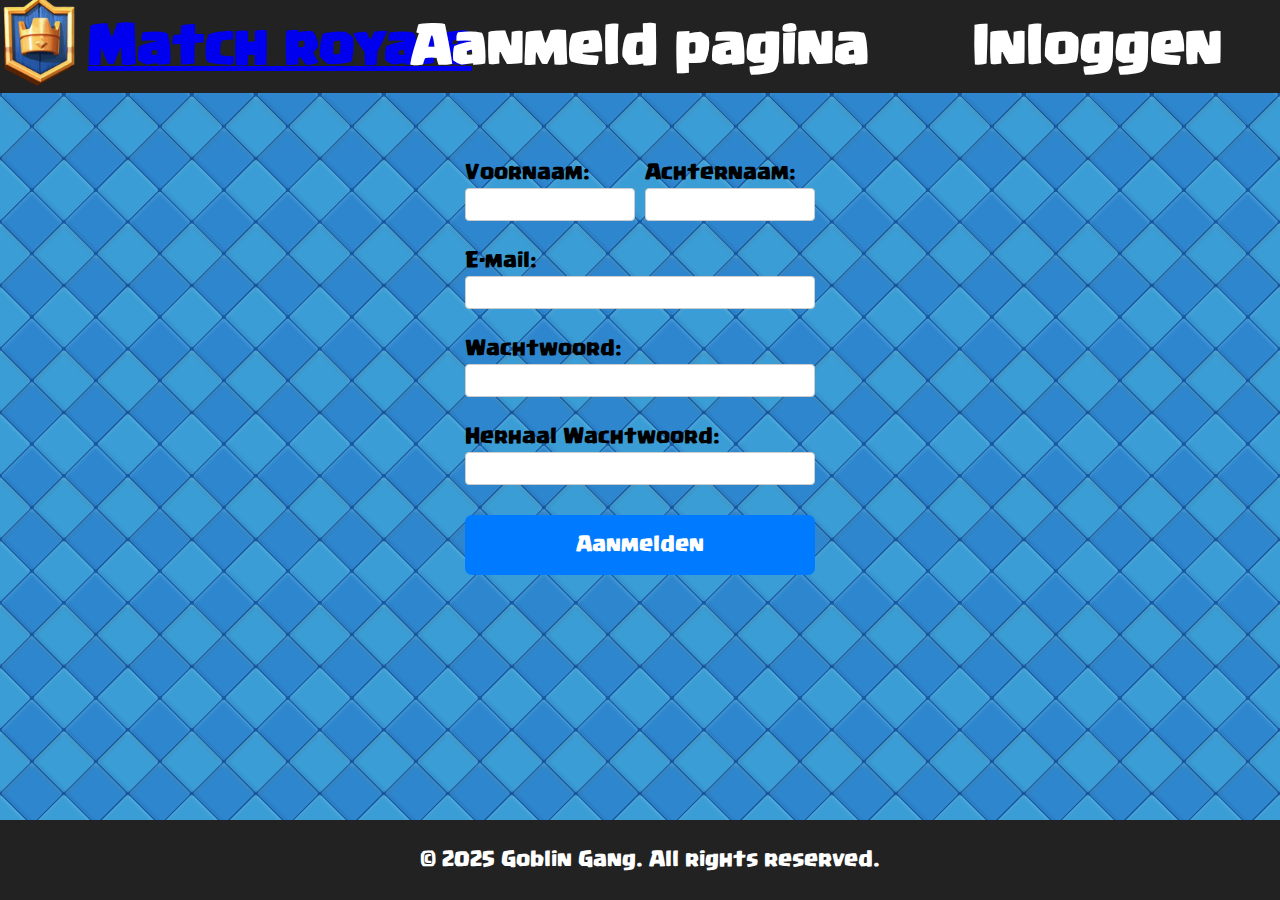
<file: aanmeld.html>
<!DOCTYPE html>
<html lang="en">
<head>
    <meta charset="UTF-8">
    <meta name="viewport" content="width=device-width, initial-scale=1.0">
     <link rel="stylesheet" href="./aanmeld.css">
    <title>Register</title>
</head>
<body>
    <h1><span class="titel-links"><a href="index.html">Match royale</a></span><span class="titel-flex">Aanmeld pagina</span><span class="titel-rechts"><a href="inlogpage.html" target="">Inloggen</a></span></h1>
    <img src="./images/clash_logo.png" alt="beschrijving" width="500" class="clashlogo">
    <br><br><br><br>
    <form action="/aanmelden" method="POST">
        <div class="naam-row">
            <div class="naam-field">
                <label for="username">Voornaam:</label>
                <input type="text" id="username" name="username" required>
            </div>
            <div class="naam-field">
                <label for="username2">Achternaam:</label>
                <input type="text" id="username2" name="username2" required>
            </div>
        </div>
        <br>
        <label for="email">E-mail:</label>
        <input type="email" id="email" name="email" required>
        <br>
        <label for="password">Wachtwoord:</label>
        <input type="password" id="password" name="password" required>
        <br>
        <label for="password2">Herhaal Wachtwoord:</label>
        <input type="password" id="password2" name="password2" required>
        <br>
        <button type="submit">Aanmelden</button>
    </form>
    <footer>
        <p>&copy; 2025 Goblin Gang. All rights reserved.</p>
    </footer>
</body>
</html>
</file>
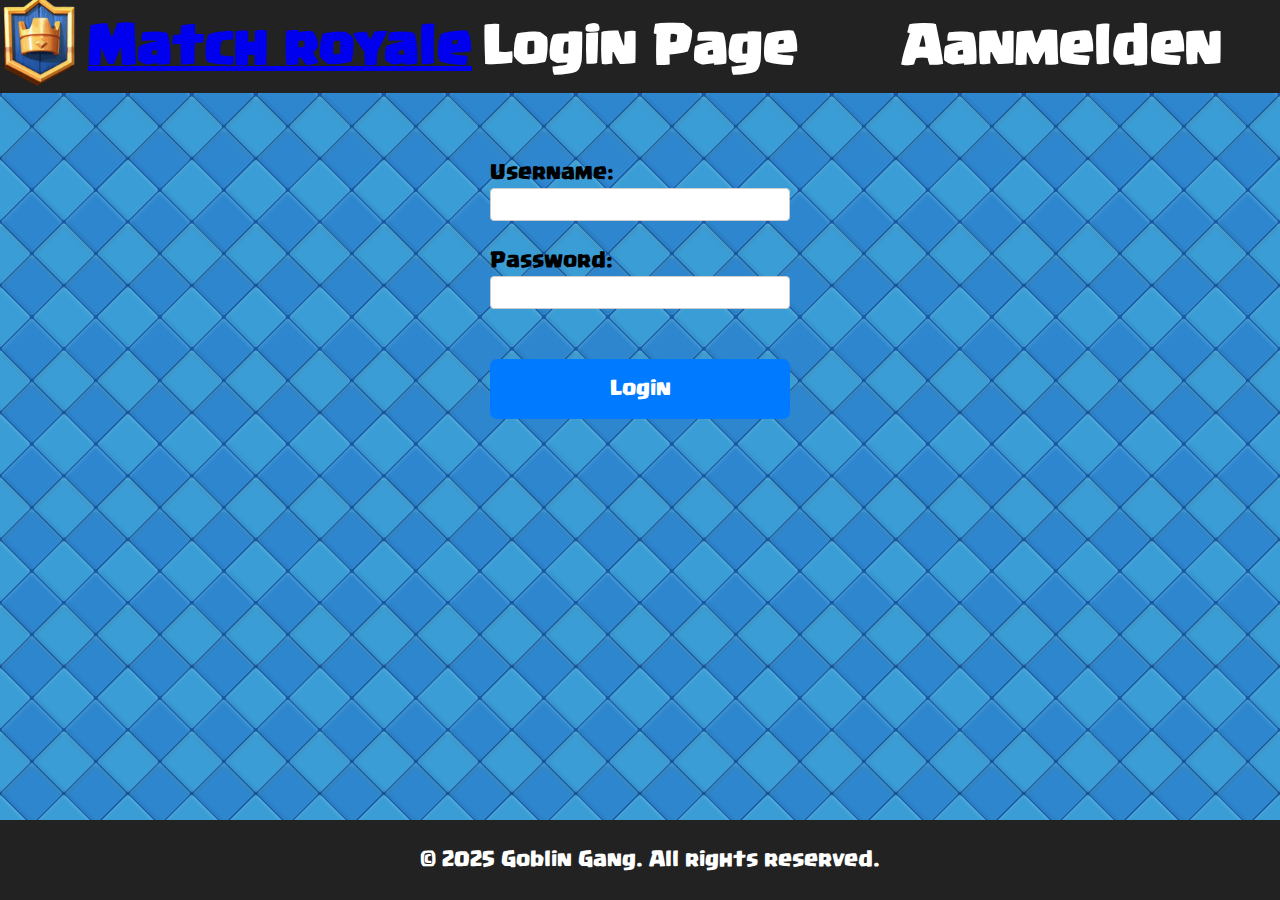
<file: inlogpage.html>
<!DOCTYPE html>
<html lang="en">
<head>
    <meta charset="UTF-8">
    <meta name="viewport" content="width=device-width, initial-scale=1.0">
    <link rel="stylesheet" href="./style2.css">
    <title>Login Page</title>
</head>
<body>
    <h1><span class="titel-links"> <a href="index.html">Match royale</a></span><span class="titel-flex">Login Page</span><span class="titel-rechts"><a href="aanmeld.html" target="">Aanmelden</a></span></h1>
    <img src="./images/clash_logo.png" alt="beschrijving" width="500" class="clashlogo">
    <br><br><br><br>
    <form action="/login" method="POST">
        <label for="username">Username:</label>
        <input type="text" id="username" name="username" required>
        <br>
        <label for="password">Password:</label>
        <input type="password" id="password" name="password" required>
        <br>
    <br>
    <button type="submit" formaction="https://www.hu.nl/intro-hu">Login</button>
    </form>
    <footer>
        <p>&copy; 2025 Goblin Gang. All rights reserved.</p>
    </footer>
</body>
</html>
</file>
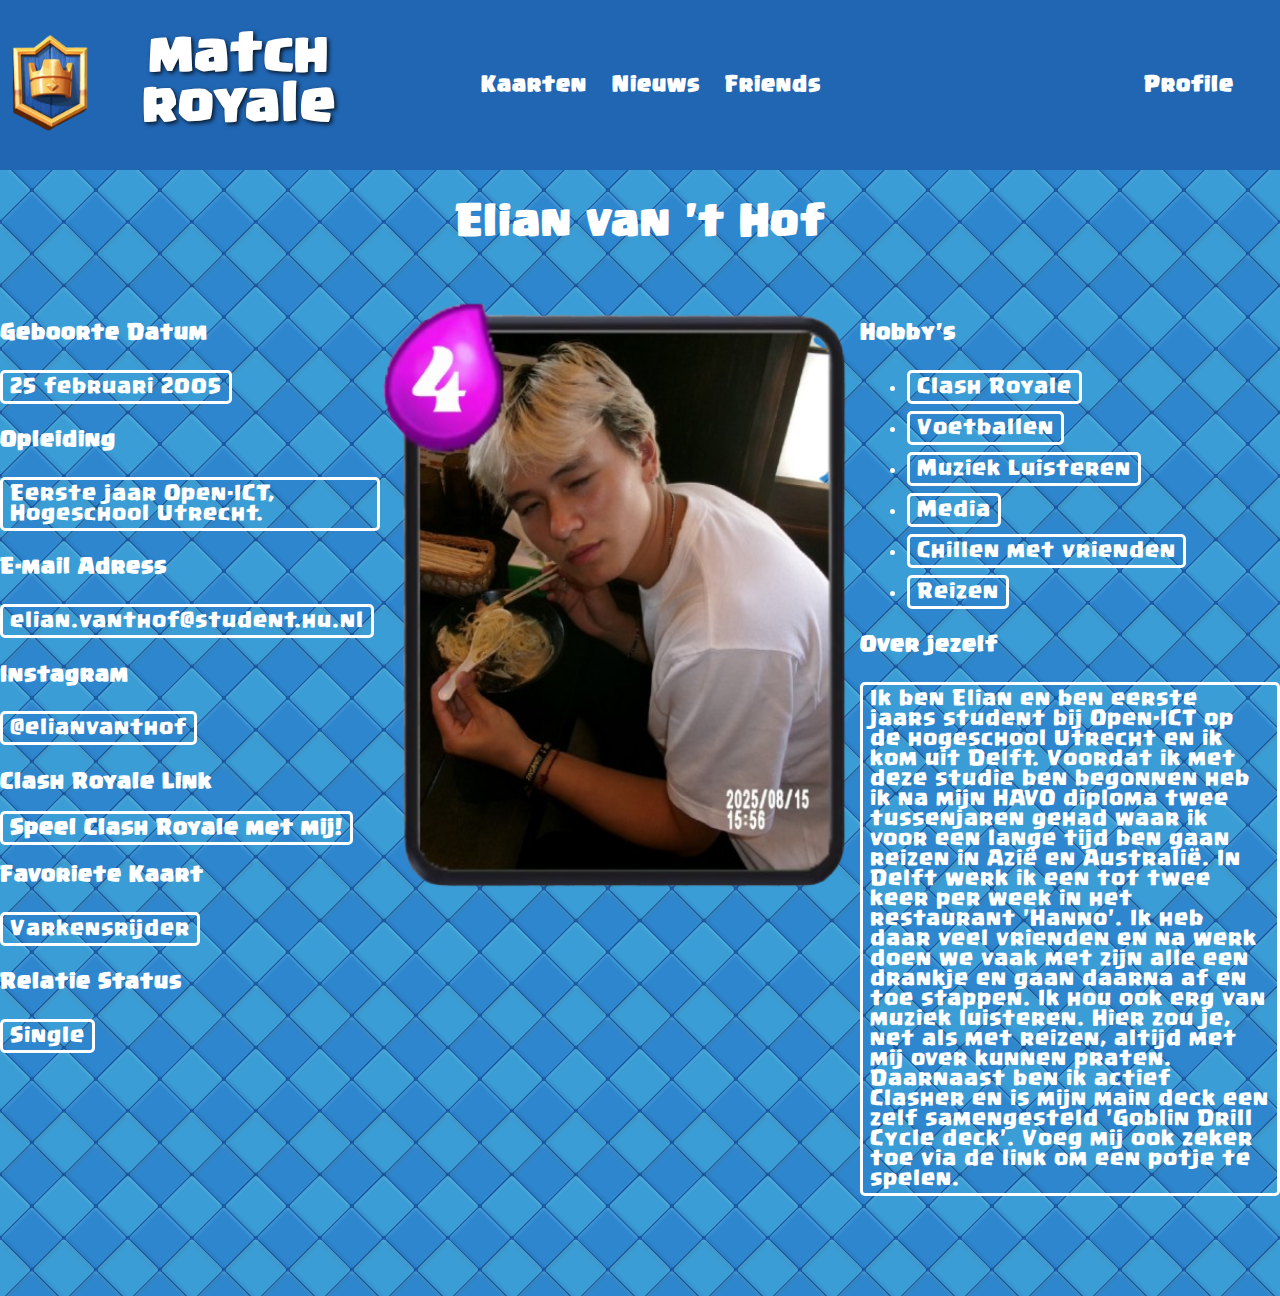
<file: kaarten.html>
<!DOCTYPE html>
<html lang="en">
<head>
    <link href="css/style.css" rel="stylesheet">
    <meta charset="UTF-8">
    <meta name="viewport" content="width=device-width, initial-scale=1.0">
    <title>Profiel</title>
</head>
 
<body>
  <header class="navbar">
    <div class="logo-items">
        <div class="logo"><img src="images/clash_logo.png"></div>
        <h1 class="title"><a href="index.html">match royale</a></h1>
    </div>
    <nav class="nav-links">
    <a href="profielen.html">Kaarten</a>  
    <a href="nieuws.html">Nieuws</a>
    <a href="#">Friends</a>
    <div class="profile">
     <a href="inlogpage.html">Profile</a>
   </div>
  </nav>
</header>
    
    <div class="name">
      <h2>Elian van 't Hof</h2>
    </div>

  <div= class="container">

    <div class="item">
      <h4>Geboorte Datum</h4>
        <p>25 februari 2005</p>
      <h4>Opleiding</h4>
        <p>Eerste jaar Open-ICT, Hogeschool Utrecht.</p>
      <h4>E-mail Adress</h4>
        <p>elian.vanthof@student.hu.nl</p>
      <h4>Instagram</h4>
        <p>@elianvanthof</p>
      <h4>Clash Royale Link</h4>
        <a href=https://link.clashroyale.com/invite/friend/en?tag=GVV99LJP&token=m8w26tkc&platform=iOS target="_blank">
         Speel Clash Royale met mij!</a>
      <h4>Favoriete Kaart</h4>
        <p>Varkensrijder</p>
      <h4>Relatie Status</h4>
        <p>Single</p>
    </div>

  </div>
  
<div class="pfp">
      <a href="./kaarten.html"><img src="./images/Kaartfotonuechtgoed.png" width="480" height="600" alt="profiel"></a>
    </div>

   <div class="container2">
    <h4>Hobby's</h4>
        <ul class="hobby">
          <li>Clash Royale</li>
          <li>Voetballen</li>
          <li>Muziek Luisteren</li>
          <li>Media</li>
          <li>Chillen met vrienden</li>
          <li>Reizen</li>
        </ul>
      <h4>Over jezelf</h4>
        <p class="jezelf">Ik ben Elian en ben eerste jaars student bij Open-ICT op de hogeschool Utrecht en ik kom uit Delft.
        Voordat ik met deze studie ben begonnen heb ik na mijn HAVO diploma 
        twee tussenjaren gehad waar ik voor een lange tijd ben gaan reizen in Azië en Australië. In Delft werk ik een tot twee keer per week
        in het restaurant 'Hanno'. Ik heb daar veel vrienden en na werk doen we vaak met zijn alle een drankje en gaan daarna af en toe stappen.
        Ik hou ook erg van muziek luisteren. Hier zou je, net als met reizen, altijd met mij over kunnen praten.
        Daarnaast ben ik actief Clasher en is mijn main deck een zelf samengesteld 'Goblin Drill Cycle deck'.
        Voeg mij ook zeker toe via de link om een potje te spelen.</p>
   </div>

  


</body>
</html>
</file>
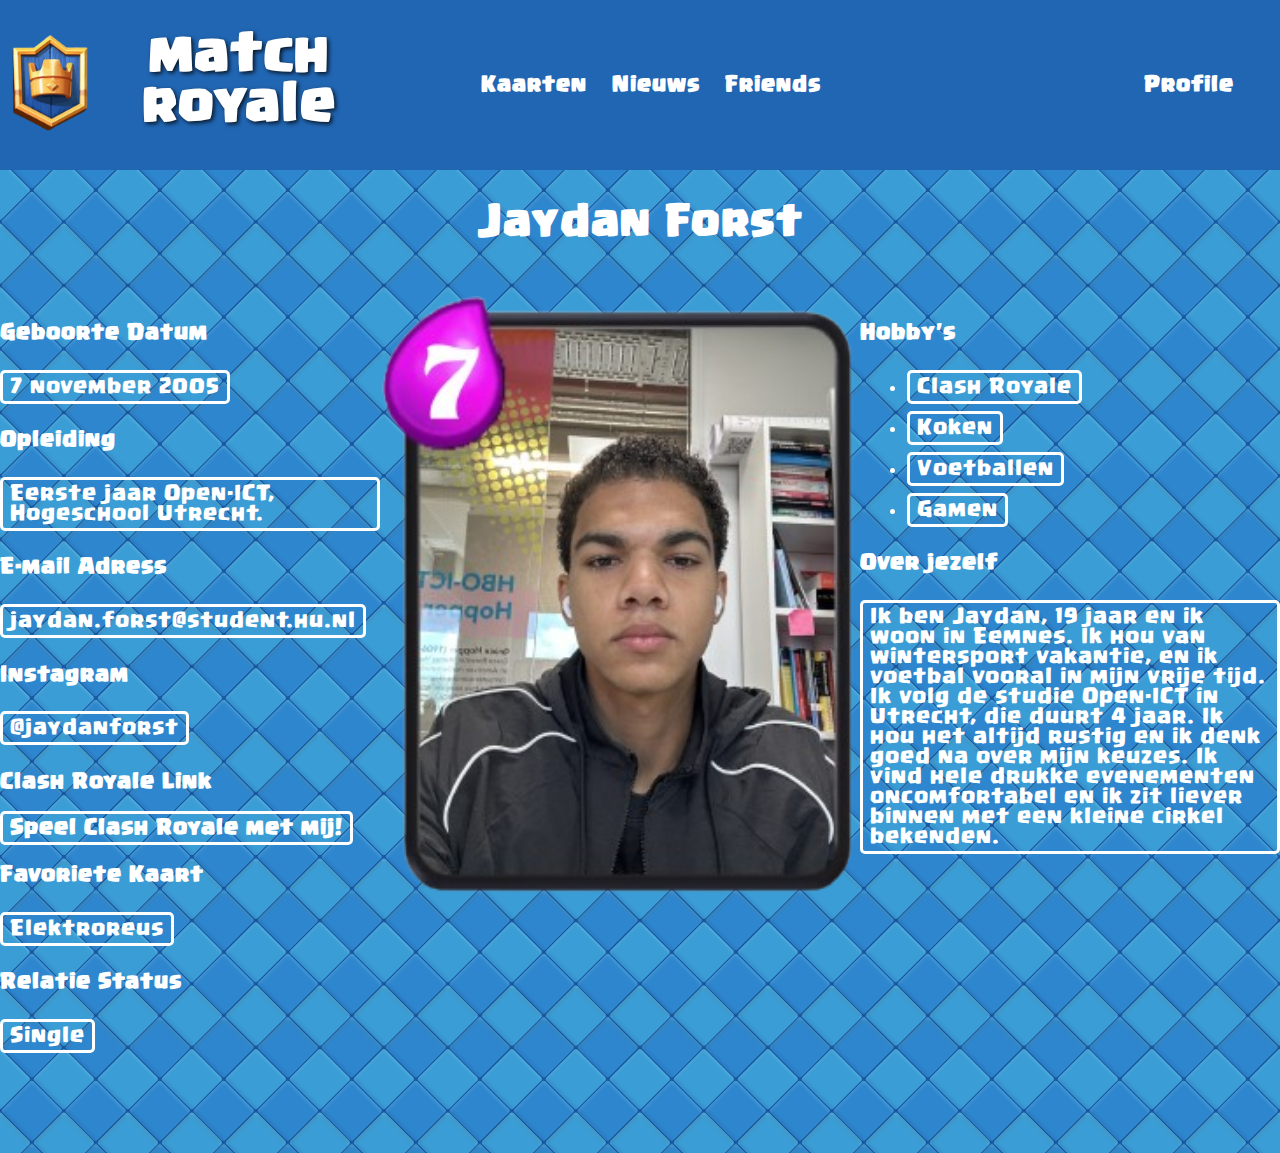
<file: kaarten2.html>
<!DOCTYPE html>
<html lang="en">
<head>
    <link href="css/style.css" rel="stylesheet">
    <meta charset="UTF-8">
    <meta name="viewport" content="width=device-width, initial-scale=1.0">
    <title>Profiel</title>
</head>
 
<body>
  <header class="navbar">
    <div class="logo-items">
        <div class="logo"><img src="images/clash_logo.png"></div>
        <h1 class="title"><a href="index.html">match royale</a></h1>
    </div>
    <nav class="nav-links">
    <a href="profielen.html">Kaarten</a>  
    <a href="nieuws.html">Nieuws</a>
    <a href="#">Friends</a>
    <div class="profile">
     <a href="inlogpage.html">Profile</a>
   </div>
  </nav>
</header>
    
    <div class="name">
      <h2>Jaydan Forst</h2>
    </div>

  <div= class="container">

    <div class="item">
      <h4>Geboorte Datum</h4>
        <p>7 november 2005</p>
      <h4>Opleiding</h4>
        <p>Eerste jaar Open-ICT, Hogeschool Utrecht.</p>
      <h4>E-mail Adress</h4>
        <p>jaydan.forst@student.hu.nl</p>
      <h4>Instagram</h4>
        <p>@jaydanforst</p>
      <h4>Clash Royale Link</h4>
        <a href=https://link.clashroyale.com/invite/friend/en?tag=GVV99LJP&token=m8w26tkc&platform=iOS target="_blank">
         Speel Clash Royale met mij!</a>
      <h4>Favoriete Kaart</h4>
        <p>Elektroreus</p>
      <h4>Relatie Status</h4>
        <p>Single</p>
    </div>

  </div>
  
<div class="pfp">
      <a href="./kaarten.html"><img src="./images/KaartfotoJaydangoed.png" width="480" height="600" alt="profiel"></a>
    </div>

   <div class="container2">
    <h4>Hobby's</h4>
        <ul class="hobby">
          <li>Clash Royale</li>
          <li>Koken</li>
          <li>Voetballen</li>
          <li>Gamen</li>
        </ul>
      <h4>Over jezelf</h4>
        <p class="jezelf">Ik ben Jaydan, 19 jaar en ik woon in Eemnes. Ik hou van wintersport vakantie,
        en ik voetbal vooral in mijn vrije tijd.
        Ik volg de studie Open-ICT in Utrecht, die duurt 4 jaar.
        Ik hou het altijd rustig en ik denk goed na over mijn keuzes.
        Ik vind hele drukke evenementen oncomfortabel en ik zit liever binnen met een kleine cirkel bekenden.
        </p>
   </div>

  


</body>
</html>
</file>
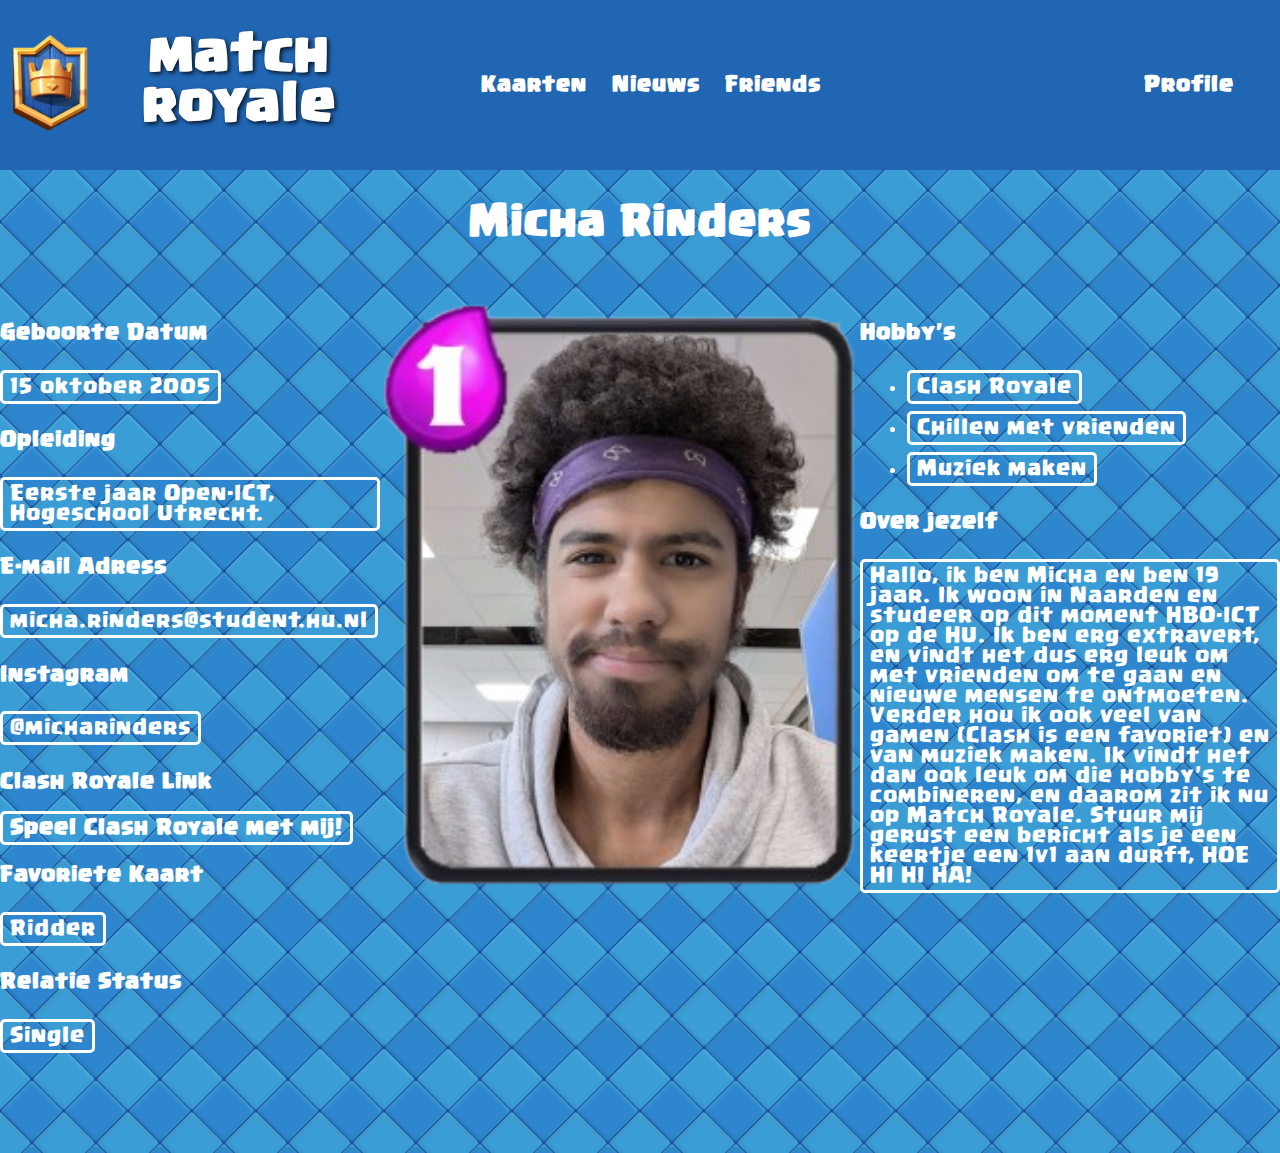
<file: kaarten3.html>
<!DOCTYPE html>
<html lang="en">
<head>
    <link href="css/style.css" rel="stylesheet">
    <meta charset="UTF-8">
    <meta name="viewport" content="width=device-width, initial-scale=1.0">
    <title>Profiel</title>
</head>
 
<body>
  <header class="navbar">
    <div class="logo-items">
        <div class="logo"><img src="images/clash_logo.png"></div>
        <h1 class="title"><a href="index.html">match royale</a></h1>
    </div>
    <nav class="nav-links">
    <a href="profielen.html">Kaarten</a>  
    <a href="nieuws.html">Nieuws</a>
    <a href="#">Friends</a>
    <div class="profile">
     <a href="inlogpage.html">Profile</a>
   </div>
  </nav>
</header>
    
    <div class="name">
      <h2>Micha Rinders</h2>
    </div>

  <div= class="container">

    <div class="item">
      <h4>Geboorte Datum</h4>
        <p>15 oktober 2005</p>
      <h4>Opleiding</h4>
        <p>Eerste jaar Open-ICT, Hogeschool Utrecht.</p>
      <h4>E-mail Adress</h4>
        <p>micha.rinders@student.hu.nl</p>
      <h4>Instagram</h4>
        <p>@micharinders</p>
      <h4>Clash Royale Link</h4>
        <a href=https://link.clashroyale.com/invite/friend/en?tag=GVV99LJP&token=m8w26tkc&platform=iOS target="_blank">
         Speel Clash Royale met mij!</a>
      <h4>Favoriete Kaart</h4>
        <p>Ridder</p>
      <h4>Relatie Status</h4>
        <p>Single</p>
    </div>

  </div>
  
<div class="pfp">
      <a href="./kaarten.html"><img src="./images/KaartfotoMichagoed.png" width="480" height="600" alt="profiel"></a>
    </div>

   <div class="container2">
    <h4>Hobby's</h4>
        <ul class="hobby">
          <li>Clash Royale</li>
          <li>Chillen met vrienden</li>
          <li>Muziek maken</li>
        </ul>
      <h4>Over jezelf</h4>
        <p class="jezelf">Hallo, ik ben Micha en ben 19 jaar. Ik woon in Naarden en studeer op dit moment HBO-ICT op de HU.
          Ik ben erg extravert,
          en vindt het dus erg leuk om met vrienden om te gaan en nieuwe mensen te ontmoeten.
          Verder hou ik ook veel van gamen (Clash is een favoriet) en van muziek maken. Ik vindt het dan ook leuk om die hobby's te combineren,
          en daarom zit ik nu op Match Royale.
          Stuur mij gerust een bericht als je een keertje een 1v1 aan durft, HOE HI HI HA!</p>
   </div>

  


</body>
</html>
</file>
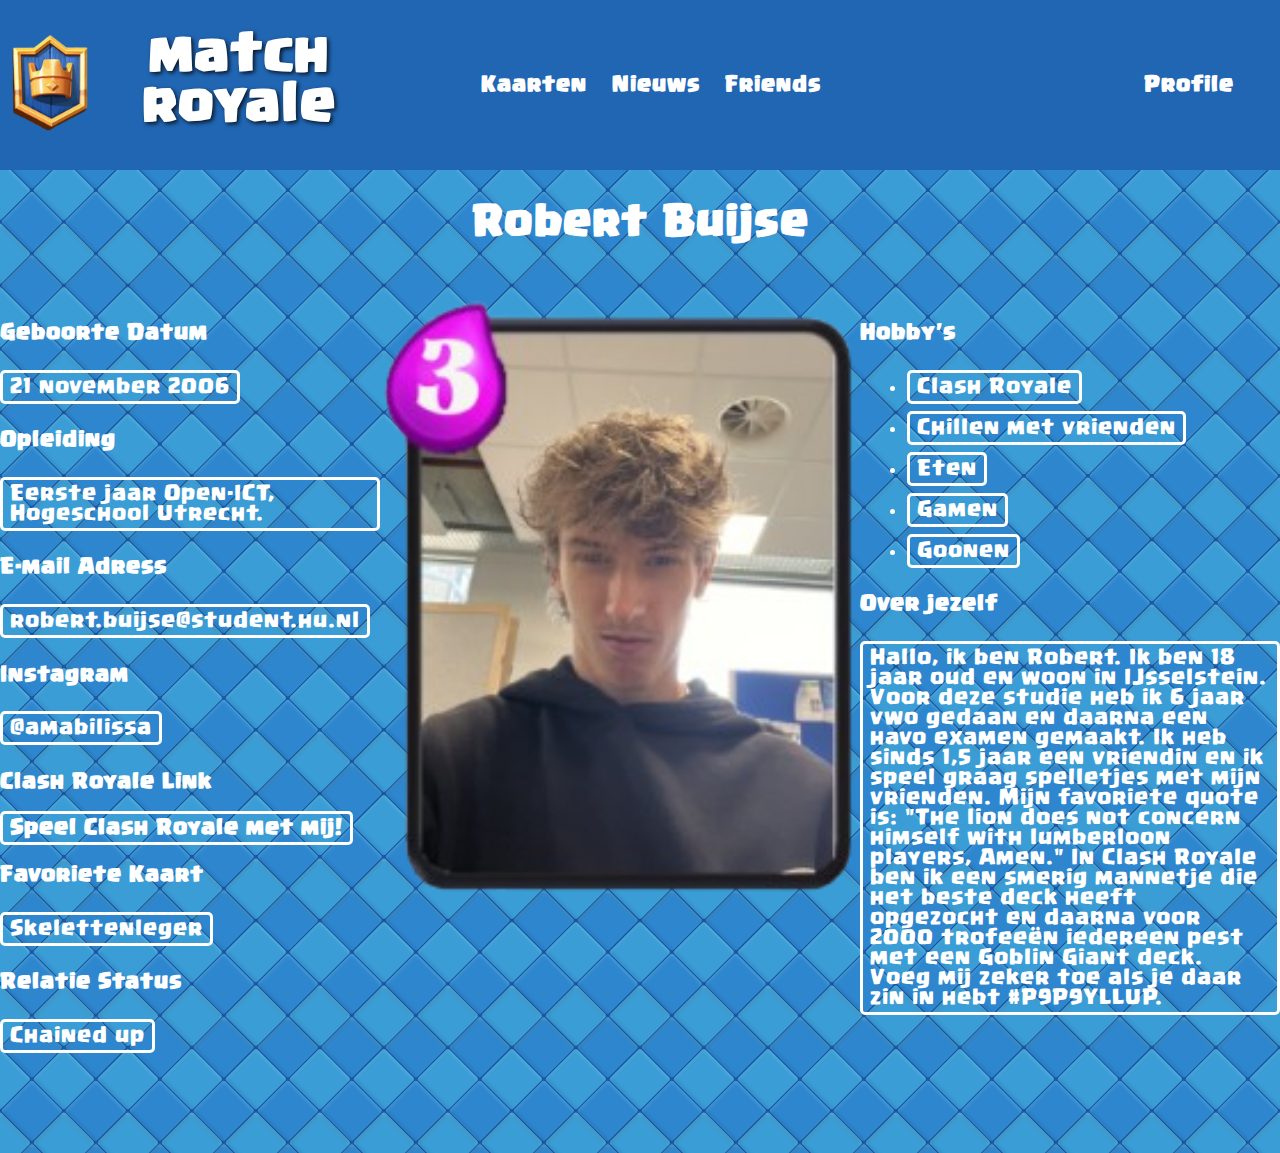
<file: kaarten4.html>
<!DOCTYPE html>
<html lang="en">
<head>
    <link href="css/style.css" rel="stylesheet">
    <meta charset="UTF-8">
    <meta name="viewport" content="width=device-width, initial-scale=1.0">
    <title>Profiel</title>
</head>
 
<body>
<header class="navbar">
    <div class="logo-items">
        <div class="logo"><img src="images/clash_logo.png"></div>
        <h1 class="title"><a href="index.html">match royale</a></h1>
    </div>
    <nav class="nav-links">
    <a href="profielen.html">Kaarten</a>  
    <a href="nieuws.html">Nieuws</a>
    <a href="#">Friends</a>
    <div class="profile">
     <a href="inlogpage.html">Profile</a>
   </div>
  </nav>
</header>
    
    <div class="name">
      <h2>Robert Buijse</h2>
    </div>

  <div= class="container">

    <div class="item">
      <h4>Geboorte Datum</h4>
        <p>21 november 2006</p>
      <h4>Opleiding</h4>
        <p>Eerste jaar Open-ICT, Hogeschool Utrecht.</p>
      <h4>E-mail Adress</h4>
        <p>robert.buijse@student.hu.nl</p>
      <h4>Instagram</h4>
        <p>@amabilissa</p>
      <h4>Clash Royale Link</h4>
        <a href=https://link.clashroyale.com/invite/friend/en?tag=GVV99LJP&token=m8w26tkc&platform=iOS target="_blank">
         Speel Clash Royale met mij!</a>
      <h4>Favoriete Kaart</h4>
        <p>Skelettenleger</p>
      <h4>Relatie Status</h4>
        <p>Chained up</p>
    </div>

  </div>
  
<div class="pfp">
      <a href="./kaarten.html"><img src="./images/KaartfotoRobertgoed.png" width="480" height="600" alt="profiel"></a>
    </div>

   <div class="container2">
    <h4>Hobby's</h4>
        <ul class="hobby">
          <li>Clash Royale</li>
          <li>Chillen met vrienden</li>
          <li>Eten</li>
          <li>Gamen</li>
          <li>Goonen</li>
        </ul>
      <h4>Over jezelf</h4>
        <p class="jezelf">Hallo, ik ben Robert. Ik ben 18 jaar oud en woon in IJsselstein. 
        Voor deze studie heb ik 6 jaar vwo gedaan en daarna een havo examen gemaakt. 
        Ik heb sinds 1,5 jaar een vriendin en ik speel graag spelletjes met mijn vrienden.
        Mijn favoriete quote is: "The lion does not concern himself with lumberloon players, Amen."
        In Clash Royale ben ik een smerig mannetje die het beste deck heeft opgezocht en daarna voor 2000 trofeeën iedereen pest met een Goblin Giant deck.
        Voeg mij zeker toe als je daar zin in hebt #P9P9YLLUP.</p>
   </div>

  


</body>
</html>
</file>
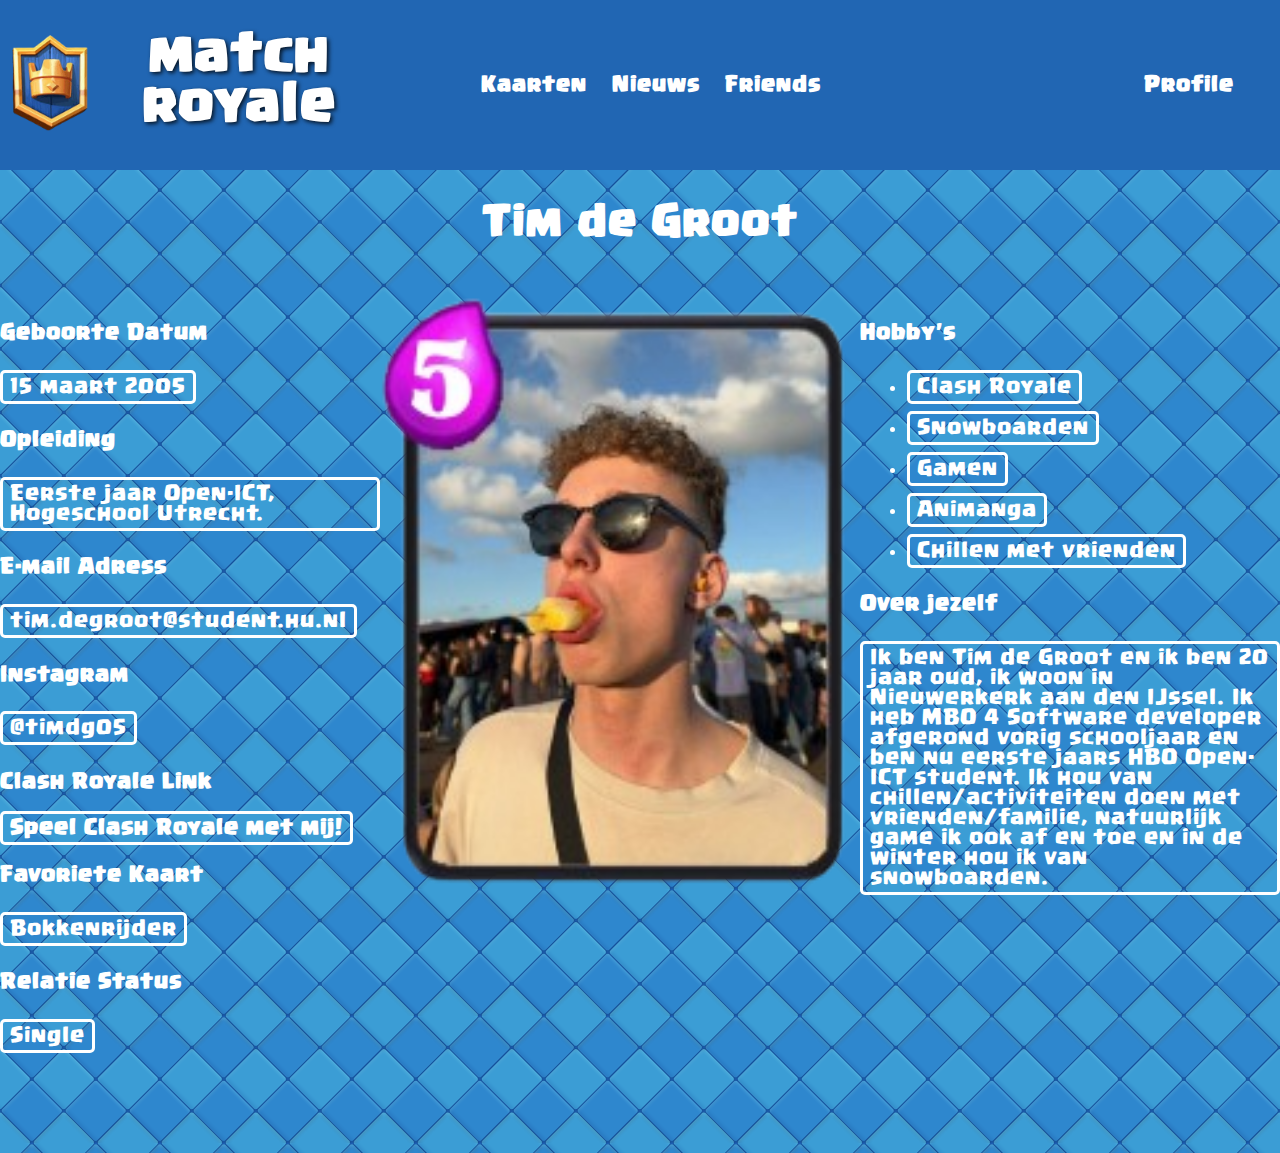
<file: kaarten5.html>
<!DOCTYPE html>
<html lang="en">
<head>
    <link href="css/style.css" rel="stylesheet">
    <meta charset="UTF-8">
    <meta name="viewport" content="width=device-width, initial-scale=1.0">
    <title>Profiel</title>
</head>
 
<body>
<header class="navbar">
    <div class="logo-items">
        <div class="logo"><img src="images/clash_logo.png"></div>
        <h1 class="title"><a href="index.html">match royale</a></h1>
    </div>
    <nav class="nav-links">
    <a href="profielen.html">Kaarten</a>  
    <a href="nieuws.html">Nieuws</a>
    <a href="#">Friends</a>
    <div class="profile">
     <a href="inlogpage.html">Profile</a>
   </div>
  </nav>
</header>
    
    <div class="name">
      <h2>Tim de Groot</h2>
    </div>

  <div= class="container">

    <div class="item">
      <h4>Geboorte Datum</h4>
        <p>15 maart 2005</p>
      <h4>Opleiding</h4>
        <p>Eerste jaar Open-ICT, Hogeschool Utrecht.</p>
      <h4>E-mail Adress</h4>
        <p>tim.degroot@student.hu.nl</p>
      <h4>Instagram</h4>
        <p>@timdg05</p>
      <h4>Clash Royale Link</h4>
        <a href=https://link.clashroyale.com/invite/friend/en?tag=2YJLUL0V9&token=d8mngkzt&platform=android target="_blank">
         Speel Clash Royale met mij!</a>
      <h4>Favoriete Kaart</h4>
        <p>Bokkenrijder</p>
      <h4>Relatie Status</h4>
        <p>Single</p>
    </div>

  </div>
  
<div class="pfp">
      <a href="./kaarten.html"><img src="./images/KaartfotoTim1goed.png" width="480" height="600" alt="profiel"></a>
    </div>

   <div class="container2">
    <h4>Hobby's</h4>
        <ul class="hobby">
          <li>Clash Royale</li>
          <li>Snowboarden</li>
          <li>Gamen</li>
          <li>Animanga</li>
          <li>Chillen met vrienden</li>
        </ul>
      <h4>Over jezelf</h4>
        <p class="jezelf">Ik ben Tim de Groot en ik ben 20 jaar oud, ik woon in Nieuwerkerk aan den IJssel.
            Ik heb MBO 4 Software developer afgerond vorig schooljaar en ben nu eerste jaars HBO Open-ICT student.
            Ik hou van chillen/activiteiten doen met
            vrienden/familie, natuurlijk game ik ook af en toe en in de winter hou ik van snowboarden.</p>
   </div>

  


</body>
</html>
</file>
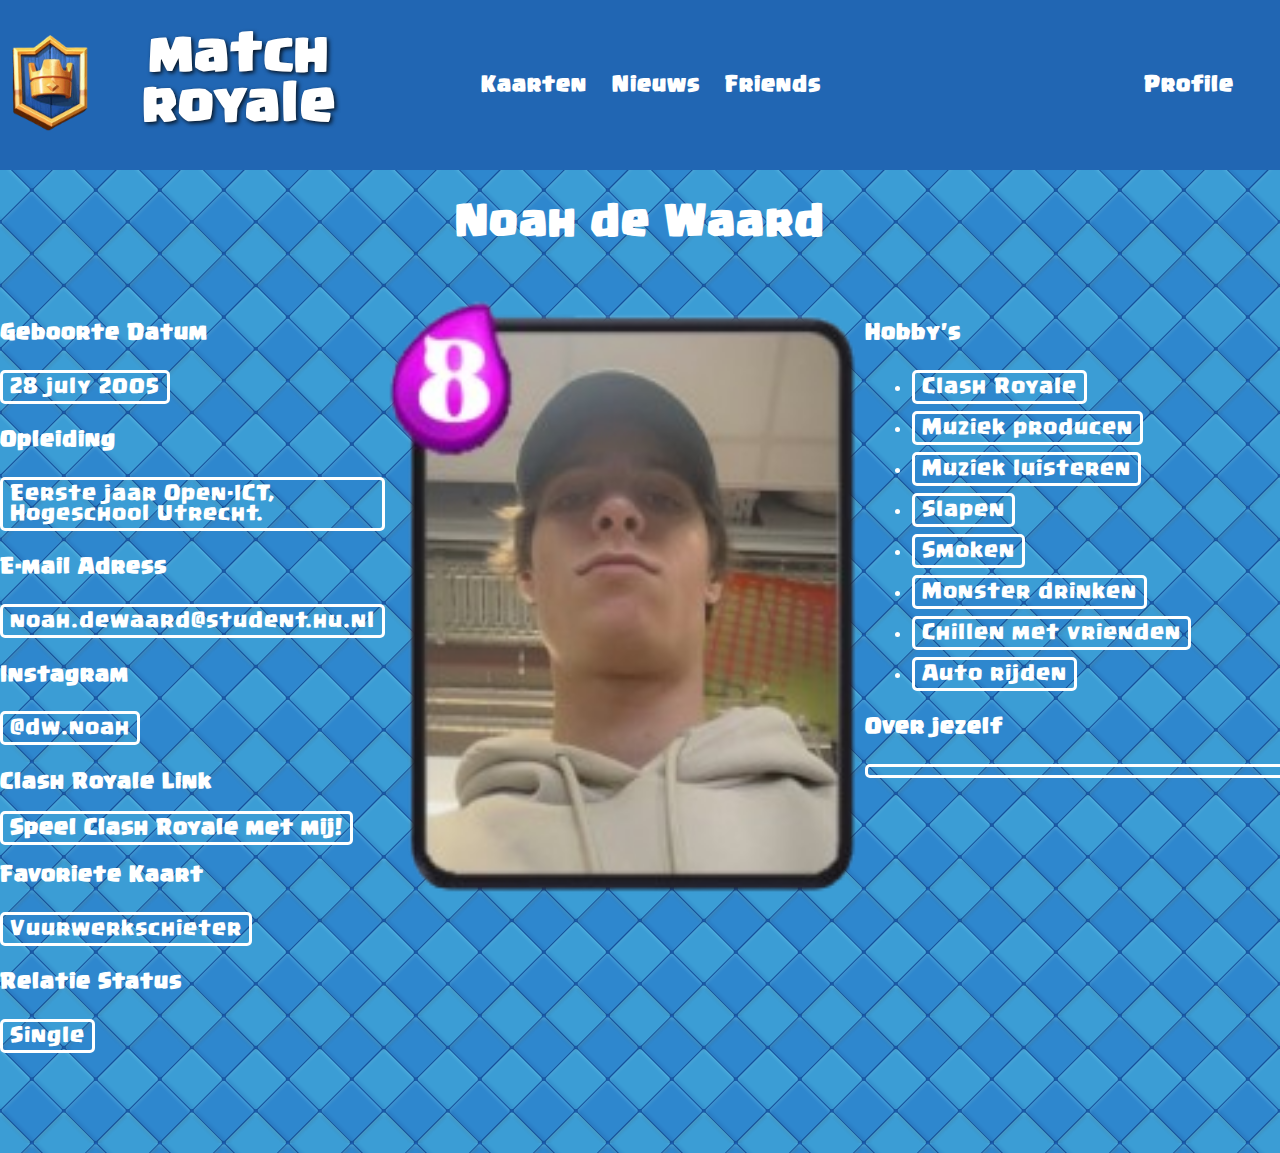
<file: kaarten6.html>
<!DOCTYPE html>
<html lang="en">
<head>
    <link href="css/style.css" rel="stylesheet">
    <meta charset="UTF-8">
    <meta name="viewport" content="width=device-width, initial-scale=1.0">
    <title>Profiel</title>
</head>
 
<body>
<header class="navbar">
    <div class="logo-items">
        <div class="logo"><img src="images/clash_logo.png"></div>
        <h1 class="title"><a href="index.html">match royale</a></h1>
    </div>
    <nav class="nav-links">
    <a href="profielen.html">Kaarten</a>  
    <a href="nieuws.html">Nieuws</a>
    <a href="#">Friends</a>
    <div class="profile">
     <a href="inlogpage.html">Profile</a>
   </div>
  </nav>
</header>
    
    <div class="name">
      <h2>Noah de Waard</h2>
    </div>

  <div= class="container">

    <div class="item">
      <h4>Geboorte Datum</h4>
        <p>28 july 2005</p>
      <h4>Opleiding</h4>
        <p>Eerste jaar Open-ICT, Hogeschool Utrecht.</p>
      <h4>E-mail Adress</h4>
        <p>noah.dewaard@student.hu.nl</p>
      <h4>Instagram</h4>
        <p>@dw.noah</p>
      <h4>Clash Royale Link</h4>
        <a href=https://link.clashroyale.com/invite/friend/en?tag=GVV99LJP&token=m8w26tkc&platform=iOS target="_blank">
         Speel Clash Royale met mij!</a>
      <h4>Favoriete Kaart</h4>
        <p>Vuurwerkschieter</p>
      <h4>Relatie Status</h4>
        <p>Single</p>
    </div>

  </div>
  
<div class="pfp">
      <a href="./kaarten.html"><img src="./images/KaartfotoNoah-removebg-preview.png" width="480" height="600" alt="profiel"></a>
    </div>

   <div class="container2">
    <h4>Hobby's</h4>
        <ul class="hobby">
          <li>Clash Royale</li>
          <li>Muziek producen</li>
          <li>Muziek luisteren</li>
          <li>Slapen</li>
          <li>Smoken</li>
          <li>Monster drinken</li>
          <li>Chillen met vrienden</li>
          <li>Auto rijden</li>
        </ul>
      <h4>Over jezelf</h4>
        <p class="jezelf"></p>
   </div>

  


</body>
</html>
</file>
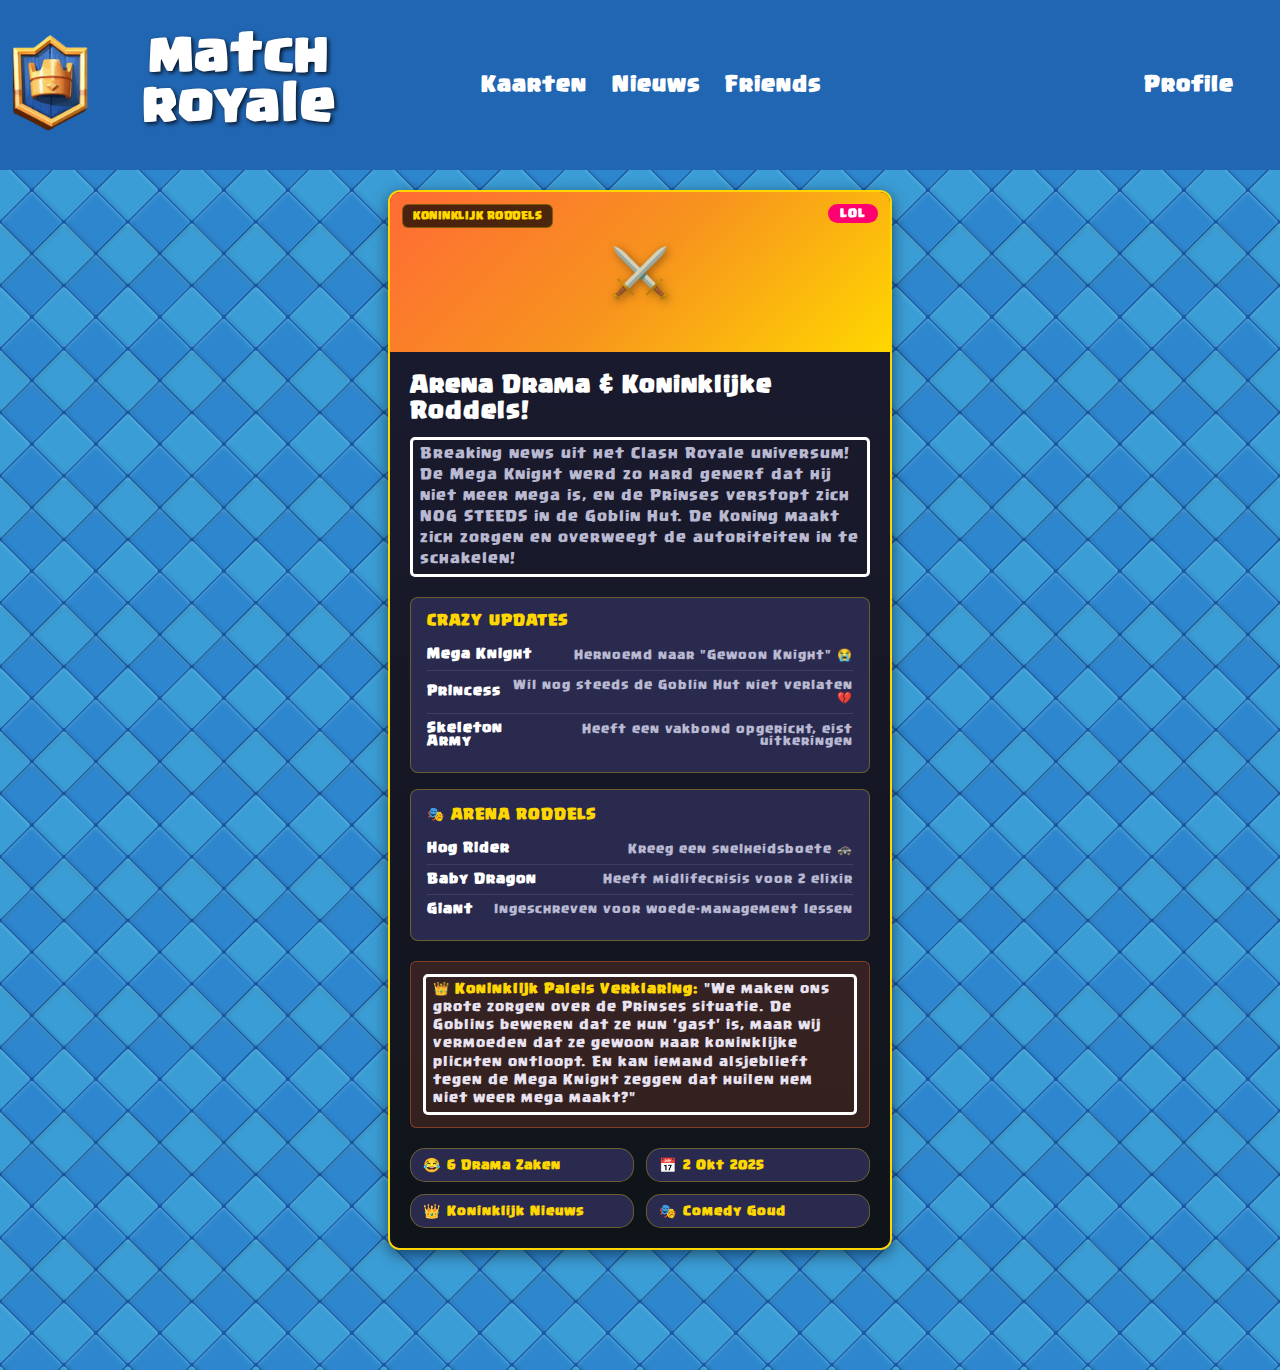
<file: nieuws.html>
<!DOCTYPE html>
<html lang="nl">
<head>
    <meta charset="UTF-8">
    <meta name="viewport" content="width=device-width, initial-scale=1.0">
    <link rel="stylesheet" href="css/style.css">
    <title>Goblin Gang</title>
</head>
<body>
<header class="navbar">
    <div class="logo-items">
        <div class="logo"><img src="./images/clash_logo.png"></div>
        <h1 class="title"><a href="index.html">match royale</a></h1>
    </div>
    <nav class="nav-links">
    <a href="profielen.html">Kaarten</a>
    <a href="nieuws.html">Nieuws</a>
    <a href="#">Friends</a>
    <div class="profile">
     <a href="inlogpage.html">Profile</a>
   </div>
  </nav>
</header>
    
    <div class="news-card">
        <div class="card-image">
            <div class="card-badge">LOL</div>
            <div class="card-category">KONINKLIJK RODDELS</div>
        </div>
        <div class="card-content">
            <h2 class="card-title">Arena Drama & Koninklijke Roddels!</h2>
            <p class="card-description">
                Breaking news uit het Clash Royale universum! De Mega Knight werd zo hard generf dat hij niet meer mega is, 
                en de Prinses verstopt zich NOG STEEDS in de Goblin Hut. De Koning maakt zich zorgen en overweegt de autoriteiten in te schakelen!
            </p>
            
            <div class="balance-changes">
                <div class="change-section">
                    <h3 class="section-title">CRAZY UPDATES</h3>
                    <div class="change-item">
                        <span class="card-name">Mega Knight</span>
                        <span class="change-desc">Hernoemd naar "Gewoon Knight" 😭</span>
                    </div>
                    <div class="change-item">
                        <span class="card-name">Princess</span>
                        <span class="change-desc">Wil nog steeds de Goblin Hut niet verlaten 💔</span>
                    </div>
                    <div class="change-item">
                        <span class="card-name">Skeleton Army</span>
                        <span class="change-desc">Heeft een vakbond opgericht, eist uitkeringen</span>
                    </div>
                </div>

                <div class="change-section">
                    <h3 class="section-title">🎭 ARENA RODDELS</h3>
                    <div class="change-item">
                        <span class="card-name">Hog Rider</span>
                        <span class="change-desc">Kreeg een snelheidsboete 🚓</span>
                    </div>
                    <div class="change-item">
                        <span class="card-name">Baby Dragon</span>
                        <span class="change-desc">Heeft midlifecrisis voor 2 elixir</span>
                    </div>
                    <div class="change-item">
                        <span class="card-name">Giant</span>
                        <span class="change-desc">Ingeschreven voor woede-management lessen</span>
                    </div>
                </div>
            </div>

            <div class="update-info">
                <p><strong>👑 Koninklijk Paleis Verklaring:</strong> "We maken ons grote zorgen over de Prinses situatie. De Goblins beweren dat ze hun 'gast' is, maar wij vermoeden dat ze gewoon haar koninklijke plichten ontloopt. En kan iemand alsjeblieft tegen de Mega Knight zeggen dat huilen hem niet weer mega maakt?"</p>
            </div>
            
            <div class="card-stats">
                <div class="stat-item">
                    <span class="stat-icon">😂</span>
                    <span class="stat-text">6 Drama Zaken</span>
                </div>
                <div class="stat-item">
                    <span class="stat-icon">📅</span>
                    <span class="stat-text">2 Okt 2025</span>
                </div>
                <div class="stat-item">
                    <span class="stat-icon">👑</span>
                    <span class="stat-text">Koninklijk Nieuws</span>
                </div>
                <div class="stat-item">
                    <span class="stat-icon">🎭</span>
                    <span class="stat-text">Comedy Goud</span>
                </div>
            </div>
        </div>
    </div>


</body>
</html>
</file>
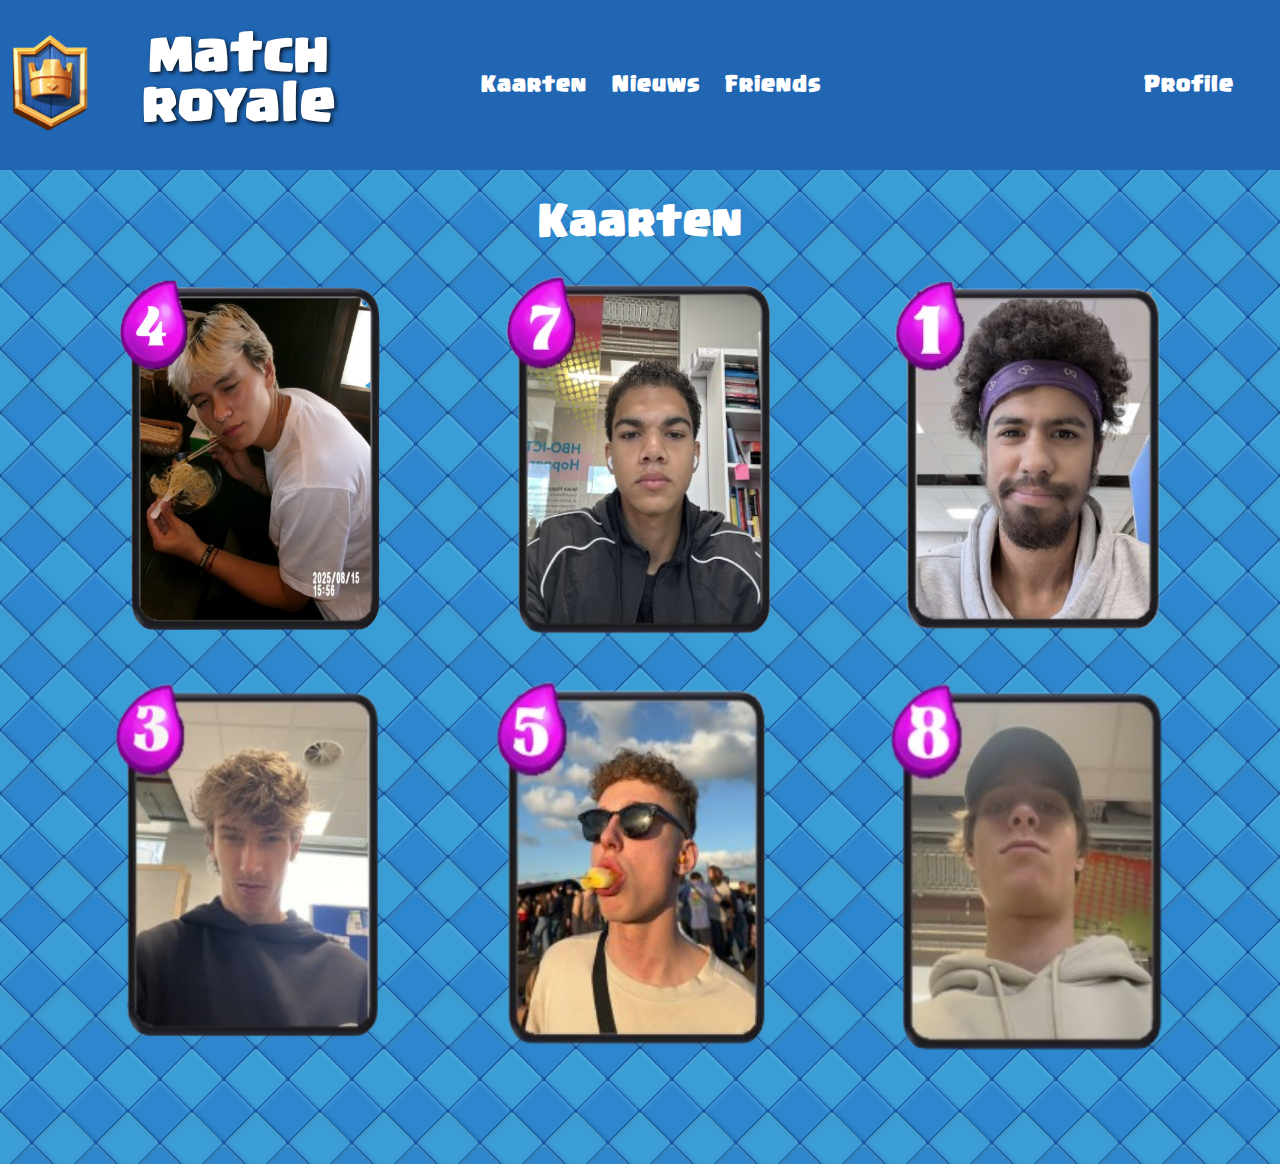
<file: profielen.html>
<!DOCTYPE html>
<html lang="en">
<head>
    <link href="css/style.css" rel="stylesheet">
    <meta charset="UTF-8">
    <meta name="viewport" content="width=device-width, initial-scale=1.0">
    <title>Kaarten</title>
</head>
<body>

   <header class="navbar">
    <div class="logo-items">
        <div class="logo"><img src="images/clash_logo.png"></div>
        <h1 class="title"><a href="index.html">match royale</a></h1>
    </div>
    <nav class="nav-links">
    <a href="profielen.html">Kaarten</a>  
    <a href="nieuws.html">Nieuws</a>
    <a href="#">Friends</a>
    <div class="profile">
     <a href="inlogpage.html">Profile</a>
   </div>
  </nav>
</header>



    <h2>Kaarten</h2>

  <div class="kaarten-container">
    <div class="kaarten">
       <a href="./kaarten.html"><img src="./images/Kaartfotonuechtgoed.png" width="270" height="360" alt="profiel"></a>
    </div>

    <div class="kaarten">
       <a href="./kaarten2.html"><img src="./images/KaartfotoJaydangoed.png" width="270" height="360" alt="profiel"></a>
    </div>

    <div class="kaarten">
       <a href="./kaarten3.html"><img src="./images/KaartfotoMichagoed.png" width="270" height="360" alt="profiel"></a>
    </div>

  </div>


  <div class="kaarten-container2">

    <div class="kaarten">
      <a href="./kaarten4.html"><img src="./images/KaartfotoRobertgoed.png" width="270" height="360" alt="profiel"></a>
    </div> 
    
    <div class="kaarten2">
       <a href="./kaarten5.html"><img src="./images/KaartfotoTim1goed.png" width="280" height="373" alt="profiel"></a>
    </div>

    <div class="kaarten2">
       <a href="./kaarten6.html"><img src="./images/KaartfotoNoah-removebg-preview.png" width="280" height="373" alt="profiel"></a>
    </div>

  </div>

</body>
</html>
</file>
<file: aanmeld.css>
@font-face {
  font-family: 'Clash';
  src: url('fonts/Clash_Regular.otf') format('opentype');
  font-weight: normal;
  font-style: normal;
}

body {
  font-family: 'Clash', sans-serif;
  font-size: 20px;
  background-image: url('./images/backgroundimage.png');
}

h1 {
  margin: -10px;
  font-family: 'Clash', sans-serif;
  font-size: 50px;
  width: 100%;
  background: #222;
  color: white;
  padding: 10px;
  height: 60px;
  padding-top: 25px;
}

.titel-flex {
  display: flex;
  justify-content: center;
  align-items: center;
  gap: 2vw;
  margin-top: -50px;
}

/*
.titel-row {
  display: flex;
  gap: 0px;
} */

.titel-links {
  margin-left: 80px;
}

.titel-rechts {
  margin-left: 0px;
  display: flex;
  justify-content: right;
  align-items: right;
  margin-top: -50px;
  margin-right: 50px;
}

.titel-rechts a {
  color: white;
  text-decoration: none;
  transition: color 0.2s, text-decoration 0.2s;
}

.titel-rechts a:hover {
  color: purple;
  text-decoration: underline;
}


.clashlogo {
  position: fixed;
  top: -5px;
  left: 1px;
  z-index: 9999;
  width: 75px; 
  height: auto;
}

form {
  display: flex;
  flex-direction: column;
  max-width: 350px;
  margin: 0 auto;
}

.naam-row {
  display: flex;
  gap: 10px;
  width: 100%;
}

.naam-field {
  display: flex;
  flex-direction: column;
  flex: 1;
  width: 1%;
}

label {
    margin-bottom: 5px;
}

input {
    margin-bottom: 10px;
    padding: 8px;
    border: 1px solid #ccc; 
    border-radius: 4px;
}

button {
    padding: 20px;
    background-color: #007bff;
    color: white;
    border: none;
    border-radius: 7px;
    cursor: pointer;
    font-family: 'Clash', sans-serif;
    font-size: 20px;
}

button:hover {
    background-color: #0056b3;
}

footer {
  position: fixed;
  bottom: 0;
  left: 0;
  width: 100%;
  background: #222;
  color: white;
  text-align: center;
  padding: 10px;
}
</file>
<file: style2.css>
@font-face {
  font-family: 'Clash';
  src: url('fonts/Clash_Regular.otf') format('opentype');
  font-weight: normal;
  font-style: normal;
}

body {
  font-family: 'Clash', sans-serif;
  font-size: 20px;
  background-image: url('./images/backgroundimage.png');
}

h1 {
  margin: -10px;
  font-family: 'Clash', sans-serif;
  font-size: 50px;
  width: 100%;
  background: #222;
  color: white;
  padding: 10px;
  height: 60px;
  padding-top: 25px;
}

.titel-flex {
  display: flex;
  justify-content: center;
  align-items: center;
  gap: 2vw;
  margin-top: -50px;
}

/*
.titel-row {
  display: flex;
  gap: 0px;
} */

.titel-links {
  margin-left: 80px;
}

.titel-rechts {
  margin-left: 0px;
  display: flex;
  justify-content: right;
  align-items: right;
  margin-top: -50px;
  margin-right: 50px;
}

.titel-rechts a {
  color: white;
  text-decoration: none;
  transition: color 0.2s, text-decoration 0.2s;
}

.titel-rechts a:hover {
  color: purple;
  text-decoration: underline;
}

.clashlogo {
  position: fixed;
  top: -5px;
  left: 1px;
  z-index: 9999;
  width: 75px; 
  height: auto;
}


form {
    display: flex;
    flex-direction: column;
    max-width: 300px;
    margin: 0 auto;
}

label {
    margin-bottom: 5px;
}

input {
    margin-bottom: 10px;
    padding: 8px;
    border: 1px solid #ccc; 
    border-radius: 4px;
}

button {
    padding: 20px;
    background-color: #007bff;
    color: white;
    border: none;
    border-radius: 7px;
    cursor: pointer;
    font-family: 'Clash', sans-serif;
    font-size: 20px;
}

button:hover {
    background-color: #0056b3;
}

footer {
  position: fixed;
  bottom: 0;
  left: 0;
  width: 100%;
  background: #222;
  color: white;
  text-align: center;
  padding: 10px;
}
</file>
<file: css/style.css>
/* ===== CUSTOM FONT IMPORT ===== */
/* Import custom Clash font for authentic Clash Royale styling */
/* Note: Font file not available, using fallback fonts */
@font-face {
  font-family: 'Clash';
  src: url('../fonts/Clash_Regular.otf') format('opentype');
  font-weight: normal;
  font-style: normal;
}

/* ===== GLOBAL STYLES ===== */
/* Basic page styling with custom font and background */
body {
  font-family: 'Clash', 'Arial Black', Arial, sans-serif;
  font-size: 20px;
  background-image: url('../images/backgroundimage.png');
  letter-spacing: 1px;
  margin: 0;
 
  padding-bottom: 80px;
  min-height: 100vh;
  box-sizing: border-box;
}

/* Main page heading with shadow effect */
h1 {
  font-size: 36px;
  color: #fff;
  text-align: center;
  margin-top: 20px;
  margin-bottom: 30px;
  text-shadow: 2px 2px 4px rgba(0, 0, 0, 0.8);
}


/* ===== MAIN NEWS CARD CONTAINER ===== */
/* The main card with dark gradient background and simple border */
.news-card {
  max-width: 500px;
  margin: 20px auto 40px auto;
  background: linear-gradient(145deg, #1a1a2e 0%, #16213e 50%, #0f1419 100%);
  border-radius: 12px;
  overflow: hidden;
  box-shadow: 0 4px 15px rgba(0, 0, 0, 0.5);
  border: 2px solid #ffd700;
}

/* ===== CARD HEADER IMAGE SECTION ===== */
/* Orange gradient header with sword emoji background */
.card-image {
  height: 160px;
  background: linear-gradient(135deg, #ff6b35 0%, #f7931e 50%, #ffd700 100%);
  position: relative;
  display: flex;
  align-items: center;
  justify-content: center;
  overflow: hidden;
}

/* Sword emoji as background decoration in header */
.card-image::before {
  content: '⚔️';
  font-size: 48px;
  opacity: 0.8;
  text-shadow: 2px 2px 8px rgba(0, 0, 0, 0.5);
}

/* "LOL" badge in top-right corner */
.card-badge {
  position: absolute;
  top: 12px;
  right: 12px;
  background: #ff006e;
  color: white;
  padding: 4px 12px;
  border-radius: 15px;
  font-size: 11px;
  font-weight: bold;
  text-transform: uppercase;
}

/* Category label in top-left corner */
.card-category {
  position: absolute;
  top: 12px;
  left: 12px;
  background: rgba(0, 0, 0, 0.7);
  color: #ffd700;
  padding: 6px 10px;
  border-radius: 6px;
  font-size: 10px;
  font-weight: bold;
  text-transform: uppercase;
  letter-spacing: 0.5px;
  border: 1px solid rgba(255, 215, 0, 0.3);
}

/* ===== CARD CONTENT SECTION ===== */
/* Main content area with dark gradient background */
.card-content {
  padding: 20px;
  background: linear-gradient(180deg, #1a1a2e 0%, #0f1419 100%);
}

/* Main card title with white text */
.card-title {
  margin: 0 0 12px 0;
  font-size: 22px;
  font-weight: bold;
  color: #ffffff;
  line-height: 1.2;
}

/* Description text with light purple color */
.card-description {
  margin: 0 0 16px 0;
  font-size: 14px;
  line-height: 1.5;
  color: #b8b8d1;
}

/* ===== FUNNY UPDATES SECTIONS ===== */
/* Container for the funny updates and gossip sections */
.balance-changes {
  margin: 20px 0;
  display: flex;
  flex-direction: column;
  gap: 16px;
}

/* Individual section boxes (Funny Updates & Arena Gossip) */
.change-section {
  background: #2a2a4e;
  border-radius: 8px;
  padding: 16px;
  border: 1px solid rgba(255, 215, 0, 0.3);
}

/* Section headings (🤣 FUNNY UPDATES, 🎭 ARENA GOSSIP) */
.section-title {
  margin: 0 0 12px 0;
  font-size: 14px;
  font-weight: bold;
  color: #ffd700;
  text-transform: uppercase;
  letter-spacing: 1px;
}

/* Individual funny news items with card name and description */
.change-item {
  display: flex;
  justify-content: space-between;
  align-items: center;
  padding: 8px 0;
  border-bottom: 1px solid rgba(255, 255, 255, 0.1);
}

/* Remove border from last item in each section */
.change-item:last-child {
  border-bottom: none;
}

/* Card names (Mega Knight, Princess, etc.) */
.card-name {
  font-weight: bold;
  color: #ffffff;
  font-size: 13px;
}

/* Funny descriptions on the right side */
.change-desc {
  font-size: 12px;
  color: #b8b8d1;
  text-align: right;
}

/* ===== ROYAL PALACE STATEMENT BOX ===== */
/* Special highlighted box for the "official" royal statement */
.update-info {
  background: rgba(255, 107, 53, 0.15);
  border: 1px solid rgba(255, 107, 53, 0.4);
  border-radius: 6px;
  padding: 12px;
  margin: 16px 0;
}

/* Text inside the royal statement box */
.update-info p {
  margin: 0;
  font-size: 13px;
  line-height: 1.4;
  color: #e8e2f0;
}

/* Bold text (👑 Royal Palace Statement:) in gold color */
.update-info strong {
  color: #ffd700;
}

/* ===== STATS BAR AT BOTTOM ===== */
/* Container for the stat items (Drama Cases, Date, etc.) */
.card-stats {
  display: flex;
  gap: 12px;
  margin-top: 20px;
  flex-wrap: wrap;
}

/* Individual stat bubbles with icon and text */
.stat-item {
  display: flex;
  align-items: center;
  gap: 6px;
  background: #2a2a4e;
  padding: 8px 12px;
  border-radius: 15px;
  border: 1px solid rgba(255, 215, 0, 0.3);
  flex: 1;
  min-width: 120px;
}

/* Emoji icons in stat items */
.stat-icon {
  font-size: 14px;
}

/* Text in stat items (6 Drama Cases, Royal News, etc.) */
.stat-text {
  font-size: 12px;
  color: #ffd700;
  font-weight: bold;
}

/* ===== HOVER EFFECTS ===== */
/* Simple hover effect */
.news-card:hover {
  box-shadow: 0 6px 20px rgba(0, 0, 0, 0.7);
  transition: box-shadow 0.3s ease;
}

/* ===== RESPONSIVE DESIGN ===== */
/* Mobile-friendly adjustments for smaller screens */
@media (max-width: 480px) {
  .news-card {
    margin: 20px 15px;
    max-width: none;
  }
  
  .card-content {
    padding: 16px;
  }
  
  .card-stats {
    flex-direction: column;
    gap: 8px;
  }
  
  .stat-item {
    justify-content: center;
  }
}

.navbar {
  position: relative;
  background-color: #2166b3;
  display: flex;
  align-items: center;
  margin-right: auto;
  justify-content: space-between;
  padding: 10px;
  z-index: 1000;
  top: 0;
}

.logo img { 
  height: 100px; 
  justify-self: center;
  margin-top: auto;
  margin-bottom: auto;
  display: block;
  margin:auto;
}

.logo-items {
    display: flex;
    justify-content: space-evenly;
    justify-self: auto;
    width: 30%;
    color:white;


}

.nav-links {
  display: flex;
  gap: 25px; 
  width: 61%;
}

.nav-links a {
  color: white;
  text-decoration: none;
  font-weight: bold;
}

.nav-links a:hover {
  color: #00aaff; 
}

.profile {
    margin-left: auto;
    margin-right: 1rem;
}

.profile a {
  color: white;
  font-weight: bold;
  text-decoration: none;
}

.profile a:hover {
  color: #00aaff;
}

.lichaam {
  display:grid;
  grid-template-columns: 760px 760px;
  grid-template-rows: 325px 325px;
  column-gap: 0px;
  row-gap: 0px;

}

.kings {
  align-items: center;
  height: 100%;
  width: 100%;
}

.kaas {
  width: 99%;
  height: 90%;
  margin-top: 10px;
}

.goblin {
  height: 80%;
  width: 95%;
  margin-top: 10px;
  padding-left: 10px;
}

.tekst {
  color: white;
  text-align: center;
}

.ons {
  color: white;
text-align: center;
}

.title {
  
  color: white;
  transition: all 0.3s ease;
  cursor: pointer;
  text-shadow: 2px 2px 4px rgba(0, 0, 0, 0.8);
}

.title a {
  color: white;
  text-decoration: none;
}

.title:hover {
  color: #ffd700;
  text-shadow: 
    0 0 10px #ffd700,
    0 0 20px #ffd700,
    0 0 30px #ffd700,
    2px 2px 8px rgba(0, 0, 0, 0.9);
  transform: scale(1.05);
}

header{
    background-color: #2166b3;
}

nav{
    display: flex;
    justify-content: space-between;
    align-items: center;
    padding: 10px 20px;
}

.container{
  display: flex;
  justify-content: space-evenly;
  margin-top: 20px;
}

h1{
    color: white;
    font-family: 'clash';
    font-size: 50px;
}

.logo{
    display:flex;
    align-items: center;
    gap: 40px;
}

.logo button{
    background: #2166b3;
    border: none;
}

.center{
    display: flex;
    gap: 30px;
    font-family: 'clash';
    font-size: 25px;
    color: white;
}

.center a{
    color: white;
    text-decoration: none;
    font-weight: bold;
}

.center a:hover{
    color: black;
}

.right button{
    background: #2166b3;
    border: none;
    font-family: 'clash';
    color: white;
    font-size: 30px;

}

h2{
    color: white;
    font-family: 'clash';
    font-size: 40px;
    display: flex;
    justify-content: center;
}

.name{
    display: grid;
    place-content: center;
}

p {
    border: 3px solid white;
    width: fit-content;
    padding: 4px 7px;
    border-radius: 5px;
}

p,
  h4{
    color:white;
    font-family: "clash";
}

.item a{
  color: white;
  text-decoration: none;
  font-family: 'clash';
  font-weight: bold;
  border: 3px solid white;
  width: fit-content;
  padding: 4px 7px;
  border-radius: 5px;
}

.item a:hover{
  color: black;
}

.hobby li{
    color:white;
    font-family: "clash";
}

.hobby li{
    border: 3px solid white;
    border-radius: 5px;
    width: fit-content;
    padding: 4px 7px;
    margin: 7px;
}

.jezelf{
  width: 400px;
}

.kaarten-container{
    display: flex;
    justify-content: space-evenly;
}

.kaarten-container2{
    display: flex;
    justify-content: space-evenly;
}

.kaarten{
    margin-bottom: 40px;
}

nav{
    display: flex;
    justify-content: space-between;
    align-items: center;
    padding: 10px 20px;
    background: #2166b3;

}

h1{
    color: white;
    font-family: 'clash';
    font-size: 50px;
}

.logo{
    display:flex;
    align-items: center;
    gap: 40px;
}

.logo button{
    background: #2166b3;
    border: none;
}

.center{
    display: flex;
    gap: 30px;
    font-family: 'clash';
    font-size: 25px;
    color: white;
}

.center a{
    color: white;
    text-decoration: none;
    font-weight: bold;
}

.center a:hover{
    color: black;
}

.right button{
    background: #2166b3;
    border: none;
    font-family: 'clash';
    color: white;
    font-size: 30px;

}


h2{
    color: white;
    font-family: 'clash';
    font-size: 40px;
    display: flex;
    justify-content: center;
}     

p.ons {
    border: 0px solid white;
    width: fit-content;
    padding: 4px 7px;
    border-radius: 5px;
    display: flex;
    justify-content: center;
    margin: auto;
}

p.tekst {
    border: 0px solid white;
    width: fit-content;
    padding: 4px 7px;
    border-radius: 5px;
    display: flex;
    justify-content: center;
    margin: auto;
    font-size: 25px;
}
</file>
